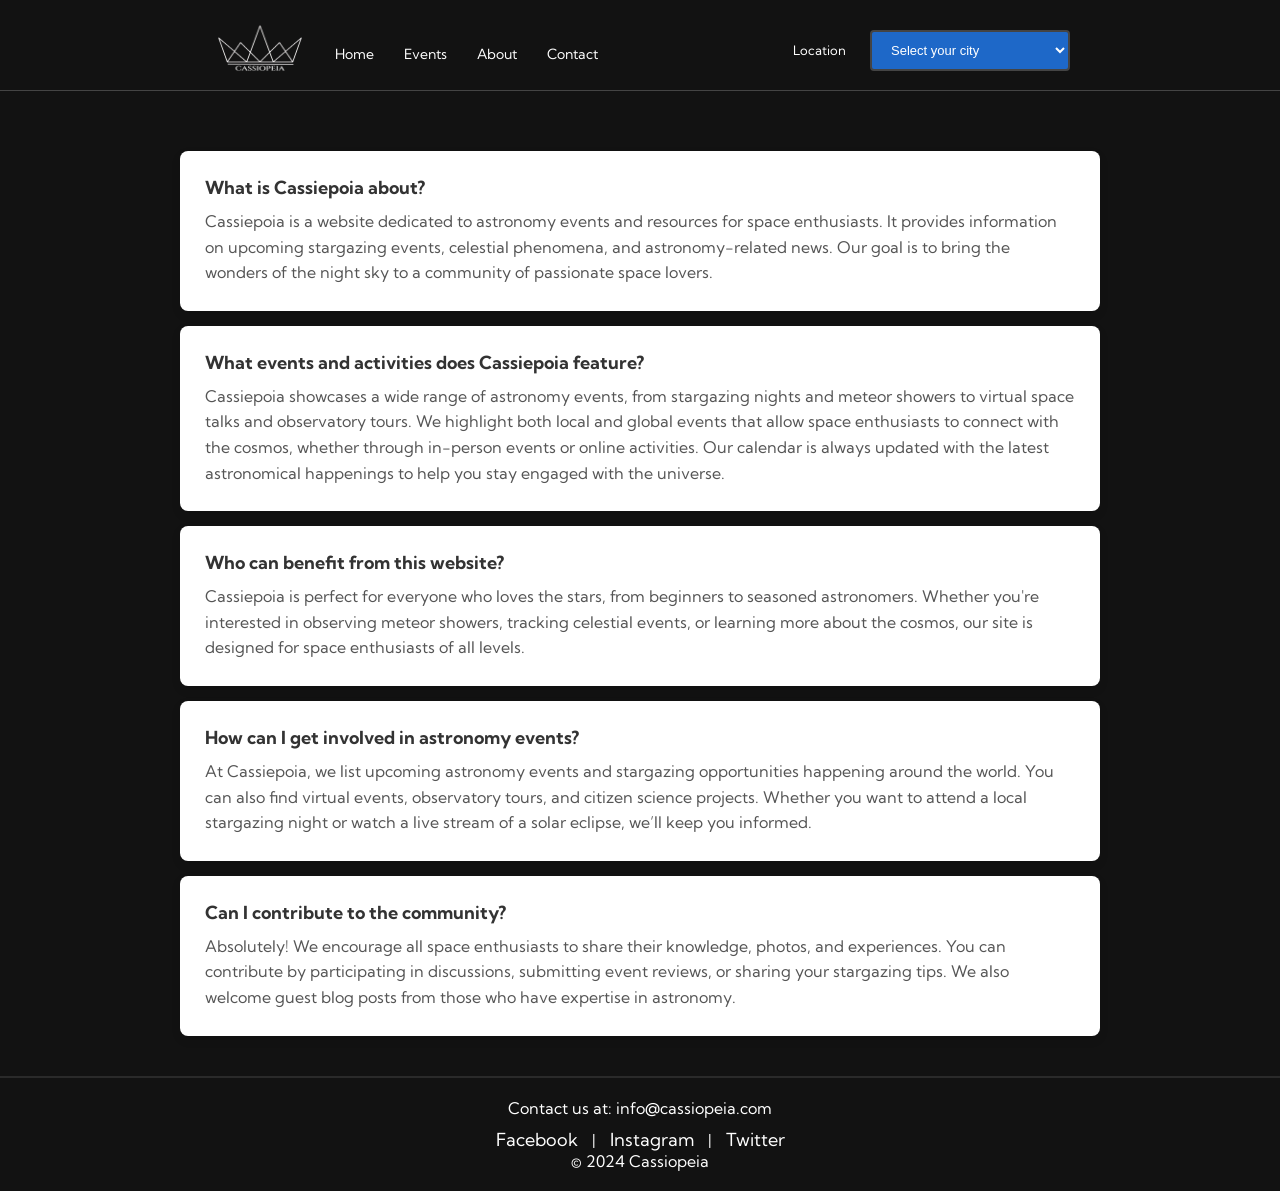
<file: about.html>
<!DOCTYPE html>
<html lang="en">
<head>
    <title>About</title>
    <link href="https://fonts.googleapis.com/css2?family=Kumbh+Sans:wght@400;700&display=swap" rel="stylesheet">
    <link rel="icon" href="icon.png">

    <link rel="stylesheet" href="styles.css">

</head>
<body>
<header>
   <div class="header">
     <img src="logo.png" alt="Website Logo" id="logo">
        <nav>
            <ul>
                <li><a href="index.html">Home</a></li>
                <li><a href="#" >Events</a></li>
                <li><a href="about.html">About</a></li>
                <li><a href="#contact">Contact</a></li>
            </ul>
           
<label for="location" id="location">Location</label>
<select id="loc" placeholder="Location">
    <option value="" disabled selected>Select your city</option>
    <option value="Westford">Westford</option>
    <option value="Rivertone">Riverton</option>
    <option value="Oakbridge">Oakbridge</option>
</select>
        </nav>
        </div>
</header>

<div class="container">

    <div class="faq">
        <div class="faq-item">
            <h3 class="faq-question">What is Cassiepoia about?</h3>
            <p class="faq-answer">Cassiepoia is a website dedicated to astronomy events and resources for space enthusiasts. It provides information on upcoming stargazing events, celestial phenomena, and astronomy-related news. Our goal is to bring the wonders of the night sky to a community of passionate space lovers.</p>
        </div>

        <div class="faq-item">
            <h3 class="faq-question">What events and activities does Cassiepoia feature?</h3>
            <p class="faq-answer">Cassiepoia showcases a wide range of astronomy events, from stargazing nights and meteor showers to virtual space talks and observatory tours. We highlight both local and global events that allow space enthusiasts to connect with the cosmos, whether through in-person events or online activities. Our calendar is always updated with the latest astronomical happenings to help you stay engaged with the universe.</p>
        </div>
    
        <div class="faq-item">
            <h3 class="faq-question">Who can benefit from this website?</h3>
            <p class="faq-answer">Cassiepoia is perfect for everyone who loves the stars, from beginners to seasoned astronomers. Whether you're interested in observing meteor showers, tracking celestial events, or learning more about the cosmos, our site is designed for space enthusiasts of all levels.</p>
        </div>
    
        <div class="faq-item">
            <h3 class="faq-question">How can I get involved in astronomy events?</h3>
            <p class="faq-answer">At Cassiepoia, we list upcoming astronomy events and stargazing opportunities happening around the world. You can also find virtual events, observatory tours, and citizen science projects. Whether you want to attend a local stargazing night or watch a live stream of a solar eclipse, we’ll keep you informed.</p>
        </div>
    
        <div class="faq-item">
            <h3 class="faq-question">Can I contribute to the community?</h3>
            <p class="faq-answer">Absolutely! We encourage all space enthusiasts to share their knowledge, photos, and experiences. You can contribute by participating in discussions, submitting event reviews, or sharing your stargazing tips. We also welcome guest blog posts from those who have expertise in astronomy.</p>
        </div>        
    </div>
    
</div>
<footer id="contact">

    <p>Contact us at: info@cassiopeia.com</p>
    <div class="social-links">
        <a href="#">Facebook</a> | <a href="#">Instagram</a> | <a href="#">Twitter</a>
    </div>
    <p>&copy; 2024 Cassiopeia</p></footer>
</body>
</html>
</file>
<file: styles.css>
* {
    margin: 0px;
    padding: 0;
    color: #fff;
}

body {
    font-family: 'Kumbh Sans', sans-serif;
    background-color: #121212;
}

a {
    text-decoration: none;
}

nav ul {
    list-style-type: none;
    display: flex;
    float: left;
    justify-content: space-between;
    font-size: 14px;
    padding-top: 20px;
}

nav li {
    padding: 25px 15px;
}

nav a:hover {
    text-decoration: underline;
    color: #ffffff7f;
}

#logo {
    width: 120px;
    height: 90px;
    float: left;
}

.header {
    margin: 0px 200px;
}

header {
    max-height: 90px;
    border-bottom: 1px solid rgba(169, 169, 169, 0.33);
}

nav {
    text-align: right;
}

select, label {
    font-size: 13px;
    margin: 30px 10px;
}

Select {
    cursor: pointer;
    background-color: #1e68c8;
    padding: 10px 15px;
    border: 2px solid #444;
    border-radius: 4px;
    width: 200px;
}

Select:focus {
    outline: none;
    border-color: #009688;
    box-shadow: 0 0 5px rgba(0, 150, 136, 0.5);
}

Select option {
    background-color: #444;
    font-size: 16px;
    padding: 10px;
}

footer {
    height: 20%;
    width: 100%;
    padding: 20px 0px;
    border-top: 2px solid rgba(169, 169, 169, 0.156);
    text-align: center;
}

.intro-section {
    width: 100%;
    height: 470px;
    position: relative;
}

.intro {
    width: 100%;
    height: 100%;
    display: flex;
    align-items: flex-end;
    justify-content: center;
    position: relative;
}

.intro-background {
    position: absolute;
    top: 0;
    left: 0;
    width: 100%;
    height: 100%;
    object-fit: cover;
    opacity: 1;
    z-index: -1;
}

.intro-text {
    opacity: 100%;
    margin: 0px 90px 30px 90px;
    color: white;
    z-index: 1;
}

.intro-text p {
    padding: 20px;
}

#div1 {
    line-height: 1.6;
    width: 20%;
    border-radius: 10px;
}

#div1 .filter {
    margin-top: 20px;
    padding: 5px 0px;
}

.content {
    margin: 30px 20px 0px 10px;
    height: 350px;
    width: 200px;
    box-shadow: 0 6px 15px rgba(0, 0, 0, 0.2);
    padding: 0px 3px;
}

.container3 {
    display: flex;
    max-width: 1200px;
}

.container2 {
    padding: 20px;
}

.container1 {
    margin: 30px 20px;
    padding: 20px 5px;
}

.container {
    max-width: 1200px;
    margin: 40px 180px;
    display: flex;
}

.social-links {
    margin-top: 10px;
}

.social-links a {
    margin: 0 10px;
    font-size: 18px;
}

.social-links a:hover {
    color: #1e68c8;
}

.content img {
    width: 180px;
    height: 240px;
    border-radius: 3px;
}

.event {
    background-image: fit-content;
    padding: 3px;
    align-items: center;
    margin-bottom: 20px;
    display: flex;
    flex-direction: column;
}

.content p {
    font-size: 15px;
    color: darkgray;
}

.content a:hover {
    text-decoration: underline;
}

.content:hover {
    background-color: #1e1c1e8b;
    box-shadow: 0 4px 10px rgba(235, 232, 232, 0.126);
    transform: translateY(-8px);
}

.faq {
    margin-top: 20px;
}

.faq-item:last-child {
    margin-bottom: 0;
}

.faq-question {
    font-size: 18px;
    font-weight: bold;
    color: #333;
    margin-bottom: 10px;
}

.faq-answer {
    font-size: 16px;
    color: #555;
    line-height: 1.6;
}

.faq-item {
    background-color: #fff;
    border-radius: 8px;
    margin-bottom: 15px;
    padding: 25px;
    box-shadow: 0 4px 10px rgba(0, 0, 0, 0.1);
    transition: all 0.3s ease;
}

.faq-item:hover {
    background-color: #e9ecef;
    box-shadow: 0 6px 15px rgba(0, 0, 0, 0.2);
    transform: translateY(-5px);
}

.content1 {
    margin: 30px;
    padding: 20px;
}

.content1 .event-card {
    margin: 10px;
    padding: 20px;
    border: 2px solid darkgray;
    width: 500px;
    height: 600px;
    border-radius: 5px;
}

.container0 {
    display: flex;
    flex-direction: column;
    margin: 80px;
}

.content1 img {
    width: 100px;
    height: 200px;
}

.content1 {
    display: flex;
    flex-wrap: wrap;
    justify-content: space-between;
    gap: 20px;
    margin-bottom: 40px;
}

.event-card {
    background-color: #1e1c1e8b;
    box-shadow: 0 4px 8px rgba(0, 0, 0, 0.1);
    border-radius: 8px;
    width: 30%;
    margin-bottom: 20px;
    overflow: hidden;
    transition: transform 0.3s ease, box-shadow 0.3s ease;
}

.event-card:hover {
    transform: translateY(-5px);
    box-shadow: 0 8px 16px rgba(0, 0, 0, 0.2);
}

.event-card img {
    width: 100%;
    height: 200px;
    object-fit: cover;
}

.event-details {
    padding: 20px;
}

.event-details h3 {
    font-size: 20px;
    margin-bottom: 10px;
}

.event-details p {
    font-size: 14px;
    line-height: 1.6;
    margin-bottom: 15px;
}

.event-details button {
    background-color: #007bff;
    color: white;
    border: none;
    padding: 10px 20px;
    border-radius: 5px;
    cursor: pointer;
    font-size: 14px;
    transition: background-color 0.3s ease;
}

.event-details button:hover {
    background-color: #0056b3;
}

.event-details h4 {
    font-size: 16px;
    margin-top: 20px;
}

.event-details p strong {
    font-weight: bold;
}
</file>
